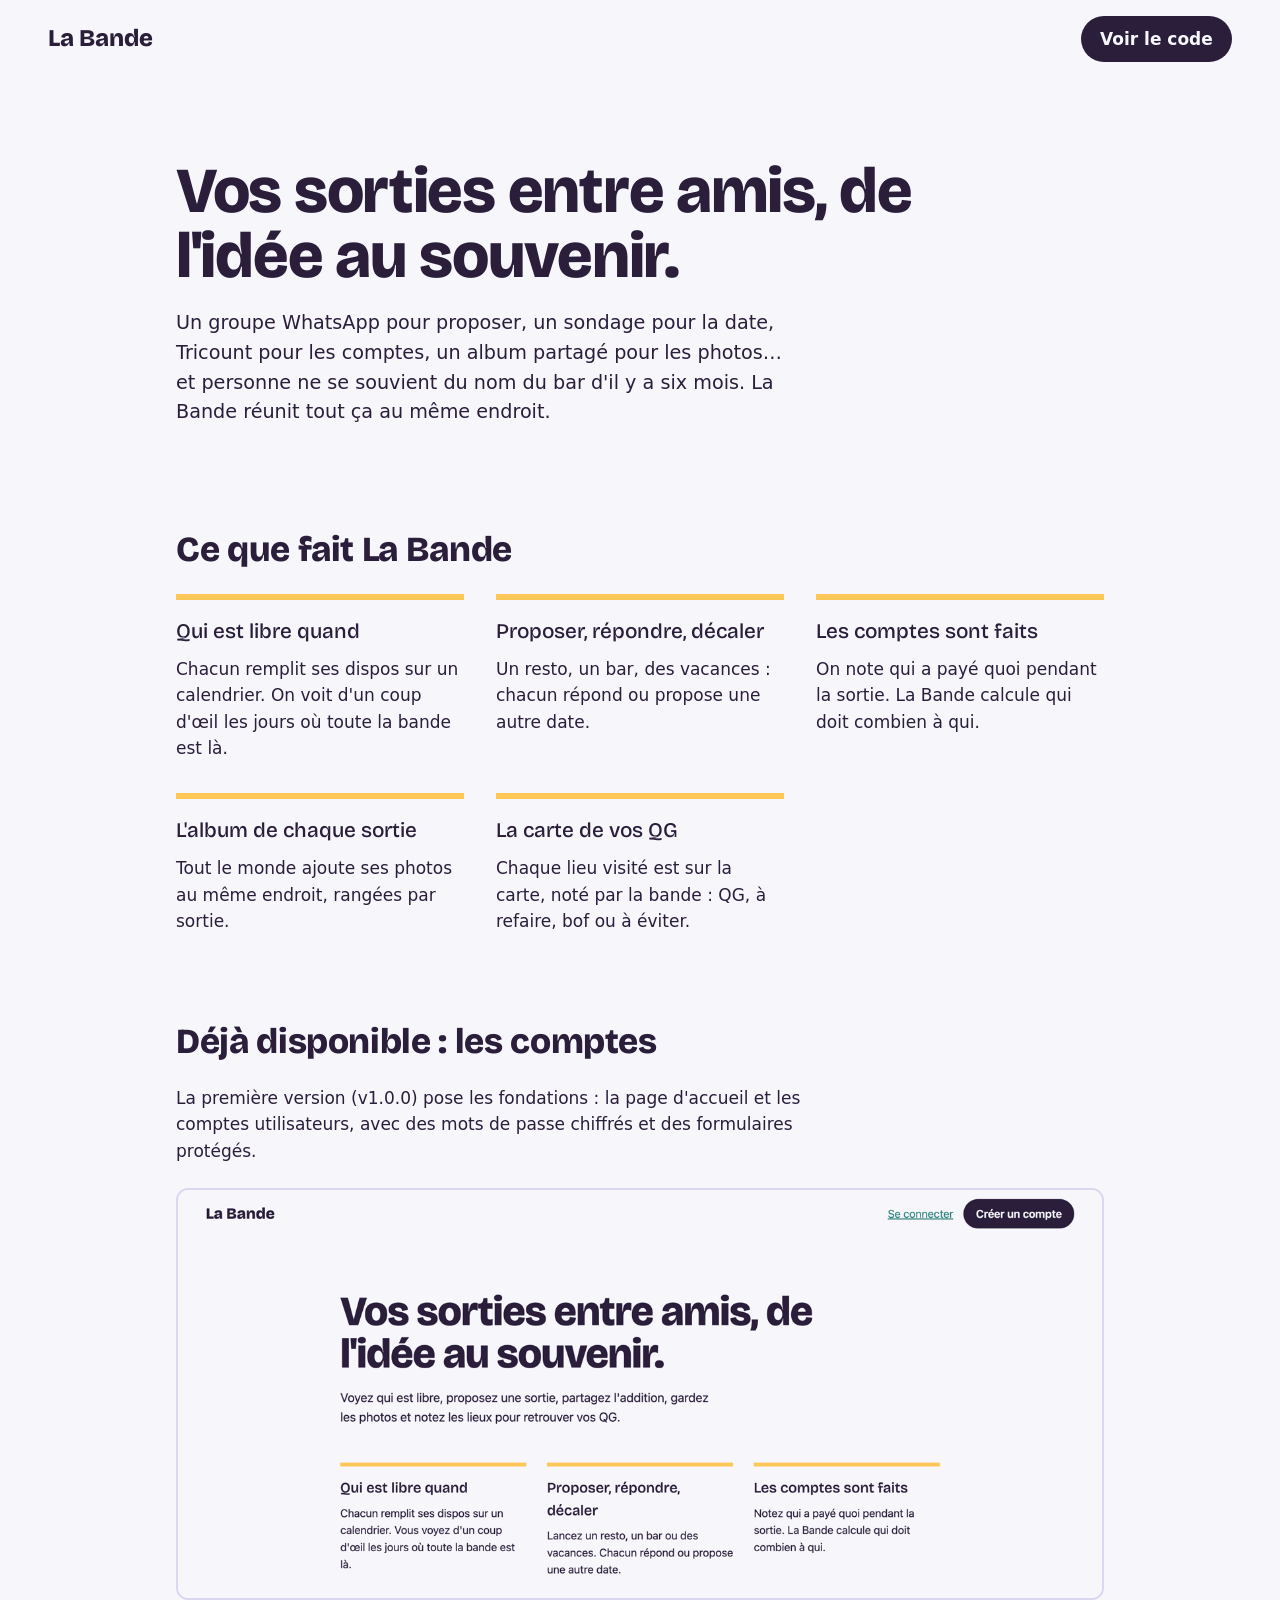
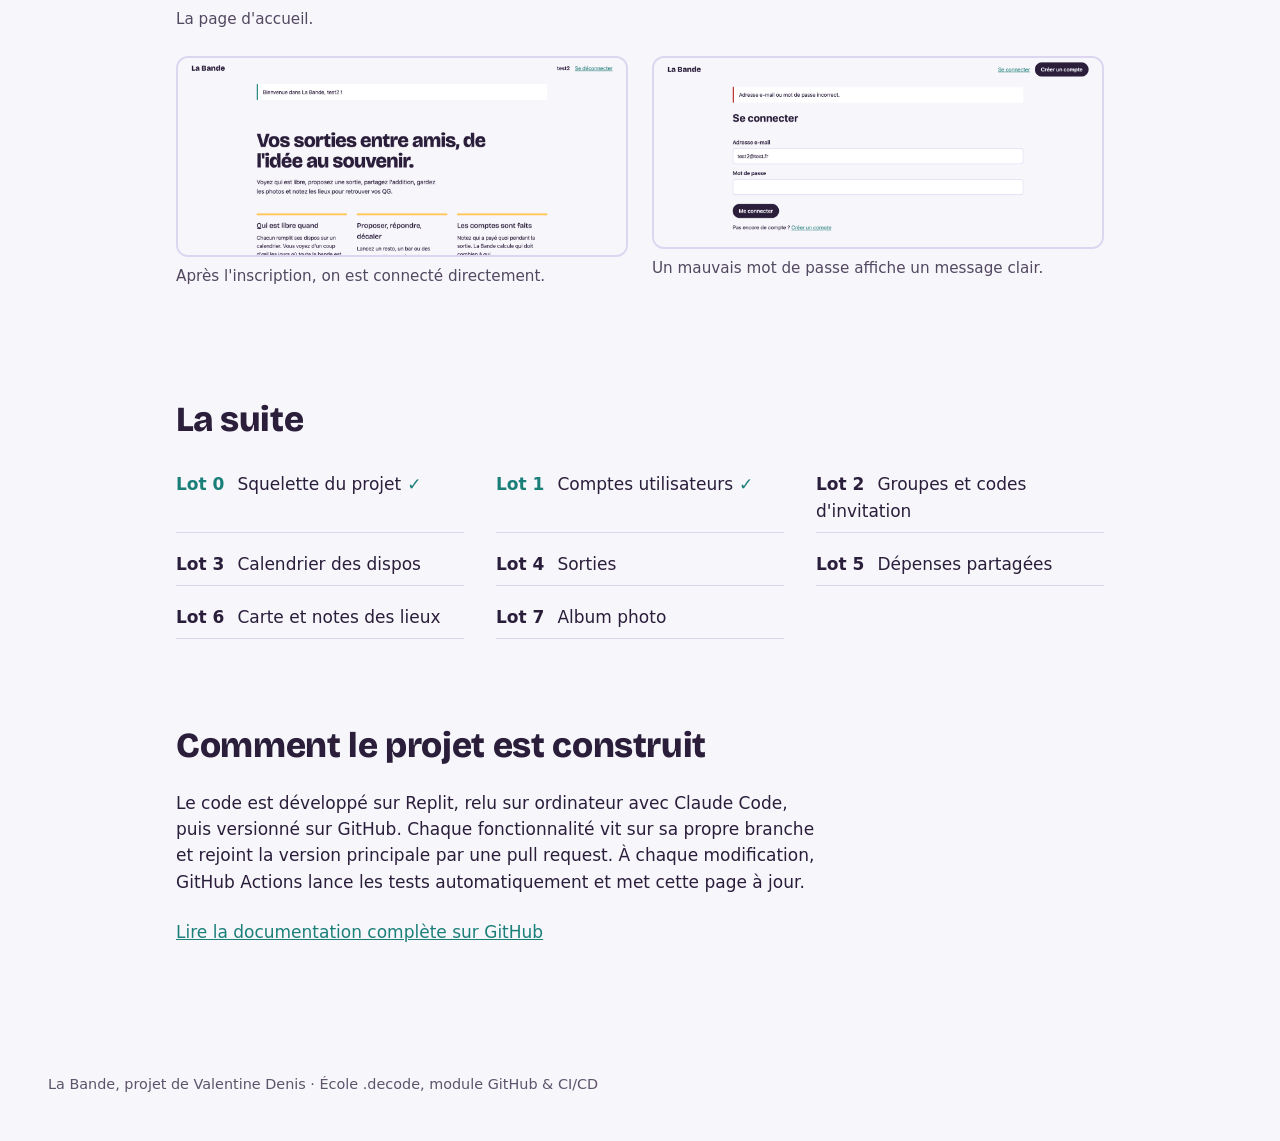
<file: site/index.html>
<!doctype html>
<html lang="fr">
<head>
  <meta charset="utf-8">
  <meta name="viewport" content="width=device-width, initial-scale=1">
  <title>La Bande</title>
  <meta name="description" content="La Bande, l'appli qui réunit l'organisation des sorties entre amis : dispos, sorties, dépenses, photos et lieux.">
  <link rel="preconnect" href="https://fonts.googleapis.com">
  <link rel="preconnect" href="https://fonts.gstatic.com" crossorigin>
  <link href="https://fonts.googleapis.com/css2?family=Bricolage+Grotesque:opsz,wght@12..96,500;12..96,800&display=swap" rel="stylesheet">
  <link rel="stylesheet" href="style.css">
</head>
<body>
  <header class="site-header">
    <a class="logo" href="./">La Bande</a>
    <a class="button" href="https://github.com/Valentedns/la-bande">Voir le code</a>
  </header>

  <main class="page">
    <section class="hero">
      <h1>Vos sorties entre amis, de l'idée au souvenir.</h1>
      <p class="lead">
        Un groupe WhatsApp pour proposer, un sondage pour la date, Tricount pour les comptes,
        un album partagé pour les photos… et personne ne se souvient du nom du bar d'il y a six mois.
        La Bande réunit tout ça au même endroit.
      </p>
    </section>

    <section class="block" aria-labelledby="features-title">
      <h2 id="features-title">Ce que fait La Bande</h2>
      <div class="features">
        <div class="feature">
          <h3>Qui est libre quand</h3>
          <p>Chacun remplit ses dispos sur un calendrier. On voit d'un coup d'œil les jours où toute la bande est là.</p>
        </div>
        <div class="feature">
          <h3>Proposer, répondre, décaler</h3>
          <p>Un resto, un bar, des vacances : chacun répond ou propose une autre date.</p>
        </div>
        <div class="feature">
          <h3>Les comptes sont faits</h3>
          <p>On note qui a payé quoi pendant la sortie. La Bande calcule qui doit combien à qui.</p>
        </div>
        <div class="feature">
          <h3>L'album de chaque sortie</h3>
          <p>Tout le monde ajoute ses photos au même endroit, rangées par sortie.</p>
        </div>
        <div class="feature">
          <h3>La carte de vos QG</h3>
          <p>Chaque lieu visité est sur la carte, noté par la bande : QG, à refaire, bof ou à éviter.</p>
        </div>
      </div>
    </section>

    <section class="block" aria-labelledby="demo-title">
      <h2 id="demo-title">Déjà disponible : les comptes</h2>
      <p class="intro">
        La première version (v1.0.0) pose les fondations : la page d'accueil et les comptes utilisateurs,
        avec des mots de passe chiffrés et des formulaires protégés.
      </p>
      <figure class="shot">
        <img src="captures/accueil.png" width="1400" height="618" loading="lazy"
             alt="Page d'accueil de La Bande avec les boutons Se connecter et Créer un compte">
        <figcaption>La page d'accueil.</figcaption>
      </figure>
      <div class="shots">
        <figure class="shot">
          <img src="captures/inscription-reussie.png" width="1400" height="618" loading="lazy"
               alt="Message Bienvenue dans La Bande après la création d'un compte">
          <figcaption>Après l'inscription, on est connecté directement.</figcaption>
        </figure>
        <figure class="shot">
          <img src="captures/connexion.png" width="1400" height="593" loading="lazy"
               alt="Formulaire de connexion affichant Adresse e-mail ou mot de passe incorrect">
          <figcaption>Un mauvais mot de passe affiche un message clair.</figcaption>
        </figure>
      </div>
    </section>

    <section class="block" aria-labelledby="roadmap-title">
      <h2 id="roadmap-title">La suite</h2>
      <ol class="roadmap">
        <li class="done"><span>Lot 0</span> Squelette du projet</li>
        <li class="done"><span>Lot 1</span> Comptes utilisateurs</li>
        <li><span>Lot 2</span> Groupes et codes d'invitation</li>
        <li><span>Lot 3</span> Calendrier des dispos</li>
        <li><span>Lot 4</span> Sorties</li>
        <li><span>Lot 5</span> Dépenses partagées</li>
        <li><span>Lot 6</span> Carte et notes des lieux</li>
        <li><span>Lot 7</span> Album photo</li>
      </ol>
    </section>

    <section class="block" aria-labelledby="build-title">
      <h2 id="build-title">Comment le projet est construit</h2>
      <p class="intro">
        Le code est développé sur Replit, relu sur ordinateur avec Claude Code, puis versionné sur GitHub.
        Chaque fonctionnalité vit sur sa propre branche et rejoint la version principale par une pull request.
        À chaque modification, GitHub Actions lance les tests automatiquement et met cette page à jour.
      </p>
      <p><a href="https://github.com/Valentedns/la-bande#readme">Lire la documentation complète sur GitHub</a></p>
    </section>
  </main>

  <footer class="site-footer">
    <p>La Bande, projet de Valentine Denis · École .decode, module GitHub &amp; CI/CD</p>
  </footer>
</body>
</html>
</file>
<file: site/style.css>
/* Page vitrine de La Bande : mêmes couleurs et polices que l'application. */
:root {
  --ink: #2a1e3b;
  --paper: #f7f6fb;
  --sun: #ffc857;
  --lagoon: #1b7f79;
  --lilac: #dcd6f0;

  --font-display: "Bricolage Grotesque", "Segoe UI", system-ui, sans-serif;
  --font-body: system-ui, -apple-system, "Segoe UI", Roboto, sans-serif;
}

* { box-sizing: border-box; }

body {
  margin: 0;
  background: var(--paper);
  color: var(--ink);
  font-family: var(--font-body);
  font-size: 1.0625rem;
  line-height: 1.55;
}

a { color: var(--lagoon); }
a:focus-visible { outline: 3px solid var(--sun); outline-offset: 2px; }

.site-header {
  display: flex;
  justify-content: space-between;
  align-items: center;
  gap: 1rem;
  padding: 1rem clamp(1rem, 5vw, 3rem);
}

.logo {
  font-family: var(--font-display);
  font-weight: 800;
  font-size: 1.5rem;
  color: var(--ink);
  text-decoration: none;
}

.button {
  display: inline-block;
  background: var(--ink);
  color: var(--paper);
  border-radius: 999px;
  padding: 0.6rem 1.2rem;
  font-weight: 600;
  text-decoration: none;
}
.button:hover { background: var(--lagoon); }

.page {
  max-width: 64rem;
  margin: 0 auto;
  padding: 0 clamp(1rem, 5vw, 3rem) 4rem;
}

.hero { padding: clamp(2rem, 8vw, 5rem) 0 1rem; max-width: 46rem; }
.hero h1 {
  font-family: var(--font-display);
  font-weight: 800;
  font-size: clamp(2.25rem, 6vw, 4rem);
  line-height: 1.02;
  letter-spacing: -0.02em;
  margin: 0 0 1.25rem;
}
.lead { font-size: 1.2rem; max-width: 38rem; margin: 0; }

.block { margin-top: clamp(3rem, 8vw, 5rem); }
.block h2 {
  font-family: var(--font-display);
  font-weight: 800;
  font-size: clamp(1.6rem, 4vw, 2.2rem);
  letter-spacing: -0.01em;
  margin: 0 0 1rem;
}
.intro { max-width: 40rem; margin: 0 0 1.5rem; }

.features {
  display: grid;
  grid-template-columns: repeat(auto-fit, minmax(15rem, 1fr));
  gap: 2rem;
}
.feature { border-top: 6px solid var(--sun); padding-top: 1rem; }
.feature h3 {
  font-family: var(--font-display);
  font-weight: 500;
  font-size: 1.3rem;
  margin: 0 0 0.5rem;
}
.feature p { margin: 0; }

.shot { margin: 0 0 1.5rem; }
.shot img {
  display: block;
  width: 100%;
  height: auto;
  border: 2px solid var(--lilac);
  border-radius: 0.75rem;
  background: #fff;
}
.shot figcaption { margin-top: 0.5rem; font-size: 0.95rem; opacity: 0.8; }

.shots {
  display: grid;
  grid-template-columns: repeat(auto-fit, minmax(18rem, 1fr));
  gap: 1.5rem;
}

.roadmap {
  list-style: none;
  padding: 0;
  margin: 0;
  display: grid;
  grid-template-columns: repeat(auto-fit, minmax(14rem, 1fr));
  gap: 0.6rem 2rem;
}
.roadmap li { padding: 0.5rem 0; border-bottom: 1px solid var(--lilac); }
.roadmap span { display: inline-block; min-width: 3.5rem; font-weight: 700; }
.roadmap .done span { color: var(--lagoon); }
.roadmap .done::after { content: " ✓"; color: var(--lagoon); font-weight: 700; }

.site-footer {
  padding: 2rem clamp(1rem, 5vw, 3rem);
  font-size: 0.9rem;
  opacity: 0.75;
}
</file>
